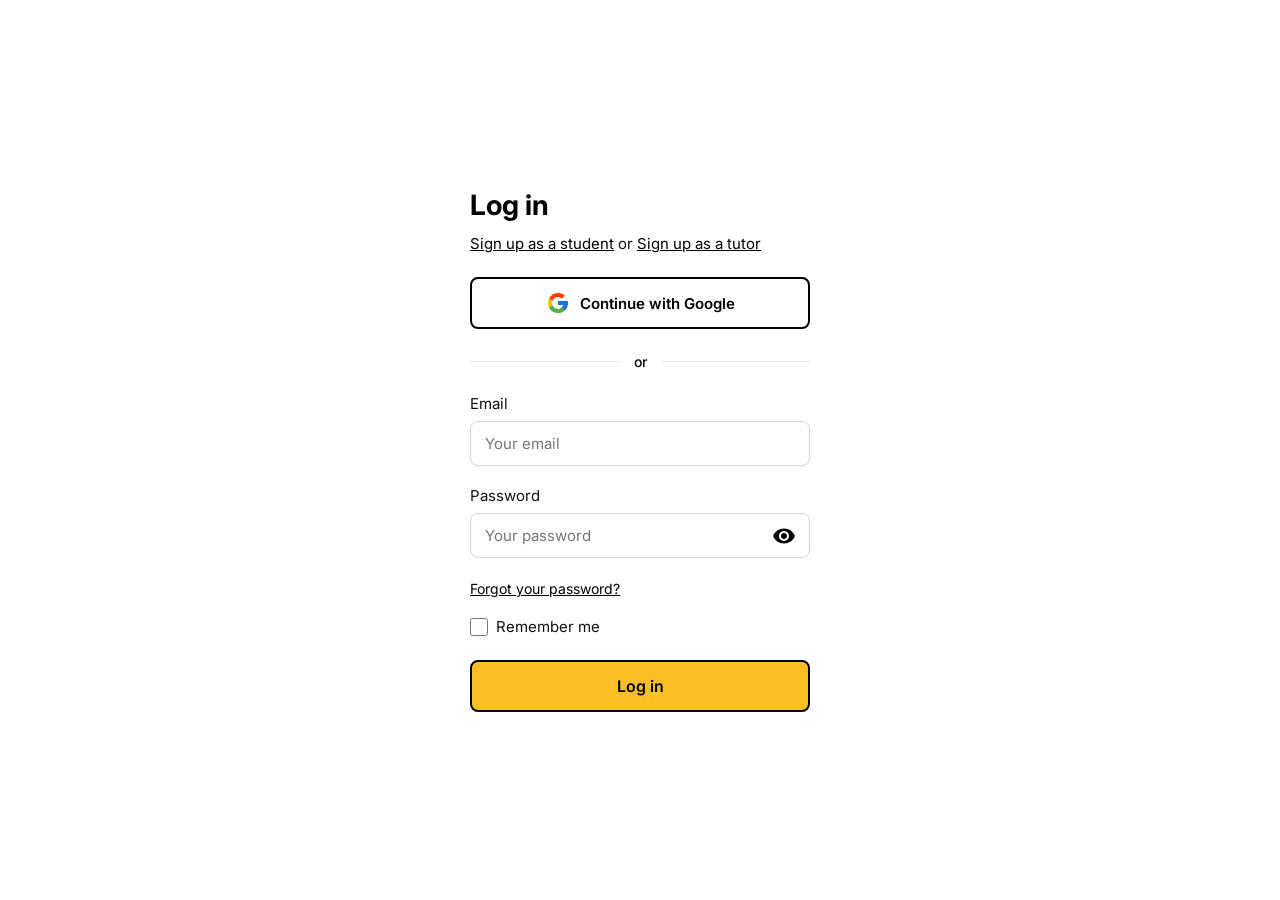
<file: index.html>
<!DOCTYPE html>
<html lang="id">
<head>
    <meta charset="UTF-8">
    <meta name="viewport" content="width=device-width, initial-scale=1.0">
    <title>Log in</title>
    
    <link href="https://fonts.googleapis.com/css2?family=Inter:wght@400;500;600;700&display=swap" rel="stylesheet">
    
    <link rel="stylesheet" href="style.css">
</head>
<body>

<div class="container">
    <h1 class="page-title">Log in</h1>
    
    <p class="signup-text">
        <a href="signup-student.html">Sign up as a student</a> or <a href="signup-tutor.html">Sign up as a tutor</a>
    </p>

    <button type="button" class="btn-google">
        <svg xmlns="http://www.w3.org/2000/svg" viewBox="0 0 48 48" width="24px" height="24px">
            <path fill="#FFC107" d="M43.611,20.083H42V20H24v8h11.303c-1.649,4.657-6.08,8-11.303,8c-6.627,0-12-5.373-12-12c0-6.627,5.373-12,12-12c3.059,0,5.842,1.154,7.961,3.039l5.657-5.657C34.046,6.053,29.268,4,24,4C12.955,4,4,12.955,4,24c0,11.045,8.955,20,20,20c11.045,0,20-8.955,20-20C44,22.659,43.862,21.35,43.611,20.083z"/>
            <path fill="#FF3D00" d="M6.306,14.691l6.571,4.819C14.655,15.108,18.961,12,24,12c3.059,0,5.842,1.154,7.961,3.039l5.657-5.657C34.046,6.053,29.268,4,24,4C16.318,4,9.656,8.337,6.306,14.691z"/>
            <path fill="#4CAF50" d="M24,44c5.166,0,9.86-1.977,13.409-5.192l-6.19-5.238C29.211,35.091,26.715,36,24,36c-5.202,0-9.619-3.317-11.283-7.946l-6.522,5.025C9.505,39.556,16.227,44,24,44z"/>
            <path fill="#1976D2" d="M43.611,20.083H42V20H24v8h11.303c-0.792,2.237-2.231,4.166-4.087,5.571c0.001-0.001,0.002-0.001,0.003-0.002l6.19,5.238C36.971,39.205,44,34,44,24C44,22.659,43.862,21.35,43.611,20.083z"/>
        </svg>
        Continue with Google
    </button>

    <div class="separator">
        <span>or</span>
    </div>

    <form id="myForm">
        
        <div class="form-group">
            <label for="email">Email</label>
            <input type="email" id="email" class="input-field" placeholder="Your email">
        </div>

        <div class="form-group">
            <label for="password">Password</label>
            <div class="password-box">
                <input type="password" id="password" class="input-field" placeholder="Your password">
                
                <button type="button" class="eye-icon" id="togglePassword">
                    <svg width="24" height="24" viewBox="0 0 24 24" fill="none" xmlns="http://www.w3.org/2000/svg">
                        <path d="M12 4.5C7 4.5 2.73 7.61 1 12C2.73 16.39 7 19.5 12 19.5C17 19.5 21.27 16.39 23 12C21.27 7.61 17 4.5 12 4.5ZM12 17C9.24 17 7 14.76 7 12C7 9.24 9.24 7 12 7C14.76 7 17 9.24 17 12C17 14.76 14.76 17 12 17ZM12 9C10.34 9 9 10.34 9 12C9 13.66 10.34 15 12 15C13.66 15 15 13.66 15 12C15 10.34 13.66 9 12 9Z" fill="black"/>
                    </svg>
                </button>
            </div>
        </div>

        <a href="#" class="forgot-link">Forgot your password?</a>

        <div class="remember-row">
            <input type="checkbox" id="remember">
            <label for="remember">Remember me</label>
        </div>

        <button type="submit" class="btn-login">Log in</button>

    </form>
</div>

<script src="script.js"></script>

</body>
</html>
</file>
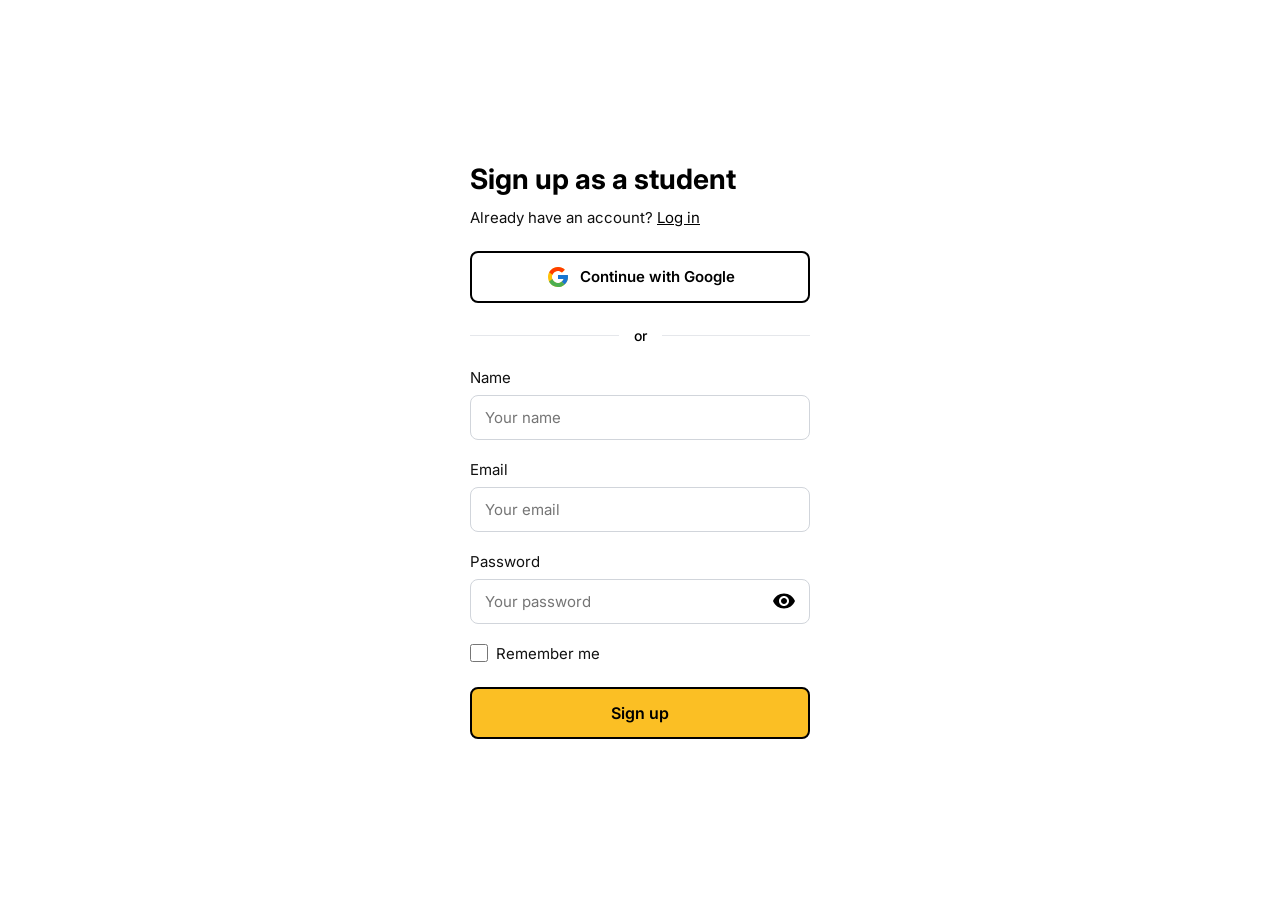
<file: signup-student.html>
<!DOCTYPE html>
<html lang="id">
<head>
    <meta charset="UTF-8">
    <meta name="viewport" content="width=device-width, initial-scale=1.0">
    <title>Sign up as a student</title>
    
    <link href="https://fonts.googleapis.com/css2?family=Inter:wght@400;500;600;700&display=swap" rel="stylesheet">
    
    <link rel="stylesheet" href="style.css">
</head>
<body>

<div class="container">
    <h1 class="page-title">Sign up as a student</h1>
    
    <p class="login-text">
        Already have an account? <a href="index.html">Log in</a>
    </p>

    <button type="button" class="btn-google">
        <svg xmlns="http://www.w3.org/2000/svg" viewBox="0 0 48 48" width="24px" height="24px">
            <path fill="#FFC107" d="M43.611,20.083H42V20H24v8h11.303c-1.649,4.657-6.08,8-11.303,8c-6.627,0-12-5.373-12-12c0-6.627,5.373-12,12-12c3.059,0,5.842,1.154,7.961,3.039l5.657-5.657C34.046,6.053,29.268,4,24,4C12.955,4,4,12.955,4,24c0,11.045,8.955,20,20,20c11.045,0,20-8.955,20-20C44,22.659,43.862,21.35,43.611,20.083z"/>
            <path fill="#FF3D00" d="M6.306,14.691l6.571,4.819C14.655,15.108,18.961,12,24,12c3.059,0,5.842,1.154,7.961,3.039l5.657-5.657C34.046,6.053,29.268,4,24,4C16.318,4,9.656,8.337,6.306,14.691z"/>
            <path fill="#4CAF50" d="M24,44c5.166,0,9.86-1.977,13.409-5.192l-6.19-5.238C29.211,35.091,26.715,36,24,36c-5.202,0-9.619-3.317-11.283-7.946l-6.522,5.025C9.505,39.556,16.227,44,24,44z"/>
            <path fill="#1976D2" d="M43.611,20.083H42V20H24v8h11.303c-0.792,2.237-2.231,4.166-4.087,5.571c0.001-0.001,0.002-0.001,0.003-0.002l6.19,5.238C36.971,39.205,44,34,44,24C44,22.659,43.862,21.35,43.611,20.083z"/>
        </svg>
        Continue with Google
    </button>

    <div class="separator">
        <span>or</span>
    </div>

    <form id="mySignupForm">
        
        <div class="form-group">
            <label for="name">Name</label>
            <input type="text" id="name" class="input-field" placeholder="Your name">
        </div>

        <div class="form-group">
            <label for="email">Email</label>
            <input type="email" id="email" class="input-field" placeholder="Your email">
        </div>

        <div class="form-group">
            <label for="password">Password</label>
            <div class="password-box">
                <input type="password" id="password" class="input-field" placeholder="Your password">
                
                <button type="button" class="eye-icon" id="togglePassword">
                    <svg width="24" height="24" viewBox="0 0 24 24" fill="none" xmlns="http://www.w3.org/2000/svg">
                        <path d="M12 4.5C7 4.5 2.73 7.61 1 12C2.73 16.39 7 19.5 12 19.5C17 19.5 21.27 16.39 23 12C21.27 7.61 17 4.5 12 4.5ZM12 17C9.24 17 7 14.76 7 12C7 9.24 9.24 7 12 7C14.76 7 17 9.24 17 12C17 14.76 14.76 17 12 17ZM12 9C10.34 9 9 10.34 9 12C9 13.66 10.34 15 12 15C13.66 15 15 13.66 15 12C15 10.34 13.66 9 12 9Z" fill="black"/>
                    </svg>
                </button>
            </div>
        </div>

        <div class="remember-row">
            <input type="checkbox" id="remember">
            <label for="remember">Remember me</label>
        </div>

        <button type="submit" class="btn-submit">Sign up</button>

    </form>
</div>

<script src="script.js"></script>

</body>
</html>
</file>
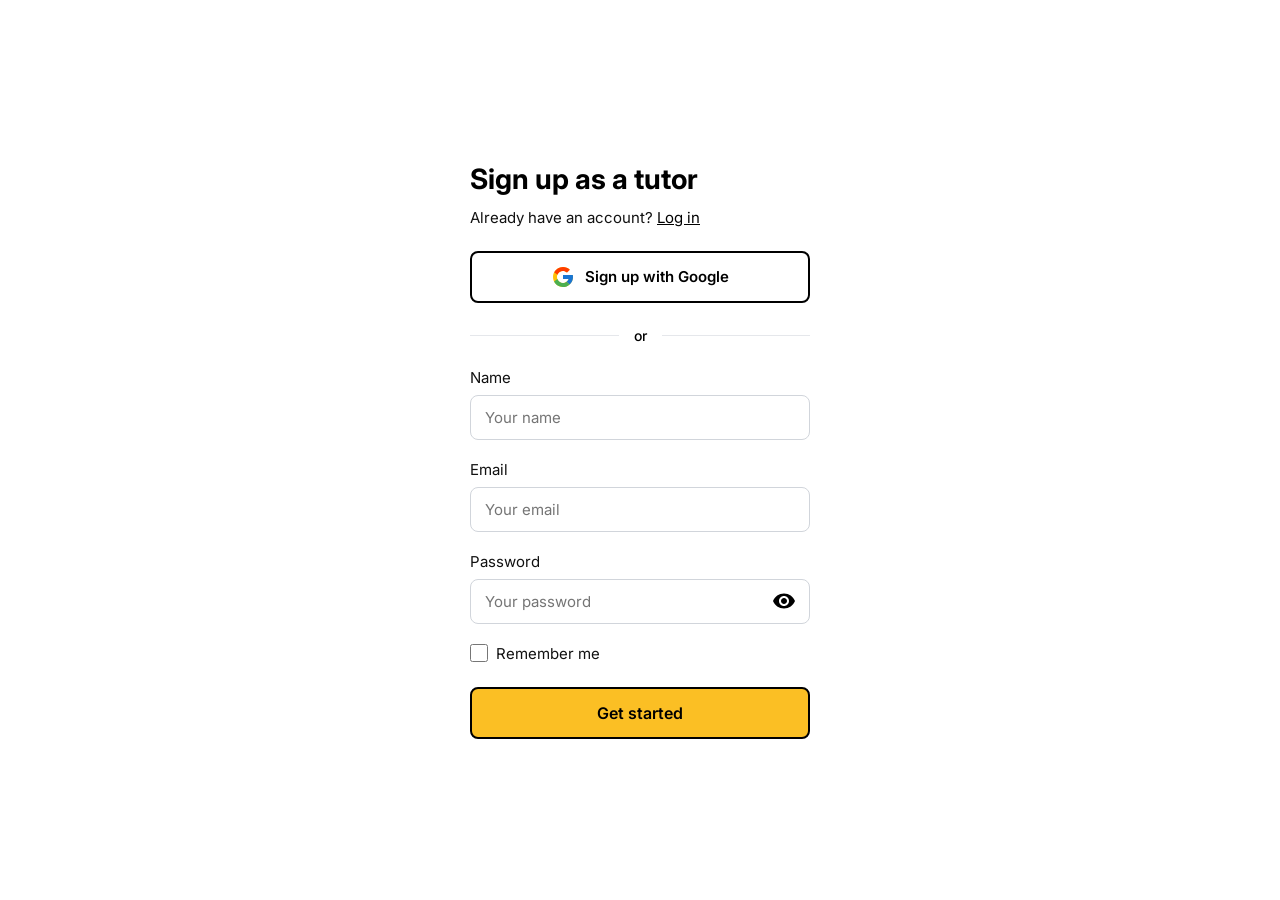
<file: signup-tutor.html>
<!DOCTYPE html>
<html lang="id">
<head>
    <meta charset="UTF-8">
    <meta name="viewport" content="width=device-width, initial-scale=1.0">
    <title>Sign up as a tutor</title>
    
    <link href="https://fonts.googleapis.com/css2?family=Inter:wght@400;500;600;700&display=swap" rel="stylesheet">
    
    <link rel="stylesheet" href="style.css">
</head>
<body>

<div class="container">
    <h1 class="page-title">Sign up as a tutor</h1>
    
    <p class="login-text">
        Already have an account? <a href="index.html">Log in</a>
    </p>

    <button type="button" class="btn-google">
        <svg xmlns="http://www.w3.org/2000/svg" viewBox="0 0 48 48" width="24px" height="24px">
            <path fill="#FFC107" d="M43.611,20.083H42V20H24v8h11.303c-1.649,4.657-6.08,8-11.303,8c-6.627,0-12-5.373-12-12c0-6.627,5.373-12,12-12c3.059,0,5.842,1.154,7.961,3.039l5.657-5.657C34.046,6.053,29.268,4,24,4C12.955,4,4,12.955,4,24c0,11.045,8.955,20,20,20c11.045,0,20-8.955,20-20C44,22.659,43.862,21.35,43.611,20.083z"/>
            <path fill="#FF3D00" d="M6.306,14.691l6.571,4.819C14.655,15.108,18.961,12,24,12c3.059,0,5.842,1.154,7.961,3.039l5.657-5.657C34.046,6.053,29.268,4,24,4C16.318,4,9.656,8.337,6.306,14.691z"/>
            <path fill="#4CAF50" d="M24,44c5.166,0,9.86-1.977,13.409-5.192l-6.19-5.238C29.211,35.091,26.715,36,24,36c-5.202,0-9.619-3.317-11.283-7.946l-6.522,5.025C9.505,39.556,16.227,44,24,44z"/>
            <path fill="#1976D2" d="M43.611,20.083H42V20H24v8h11.303c-0.792,2.237-2.231,4.166-4.087,5.571c0.001-0.001,0.002-0.001,0.003-0.002l6.19,5.238C36.971,39.205,44,34,44,24C44,22.659,43.862,21.35,43.611,20.083z"/>
        </svg>
        Sign up with Google
    </button>

    <div class="separator">
        <span>or</span>
    </div>

    <form id="myTutorForm">

         <div class="form-group">
            <label for="name">Name</label>
            <input type="text" id="name" class="input-field" placeholder="Your name">
        </div>
        
        <div class="form-group">
            <label for="email">Email</label>
            <input type="email" id="email" class="input-field" placeholder="Your email">
        </div>

        <div class="form-group">
            <label for="password">Password</label>
            <div class="password-box">
                <input type="password" id="password" class="input-field" placeholder="Your password">
                
                <button type="button" class="eye-icon" id="togglePassword">
                    <svg width="24" height="24" viewBox="0 0 24 24" fill="none" xmlns="http://www.w3.org/2000/svg">
                        <path d="M12 4.5C7 4.5 2.73 7.61 1 12C2.73 16.39 7 19.5 12 19.5C17 19.5 21.27 16.39 23 12C21.27 7.61 17 4.5 12 4.5ZM12 17C9.24 17 7 14.76 7 12C7 9.24 9.24 7 12 7C14.76 7 17 9.24 17 12C17 14.76 14.76 17 12 17ZM12 9C10.34 9 9 10.34 9 12C9 13.66 10.34 15 12 15C13.66 15 15 13.66 15 12C15 10.34 13.66 9 12 9Z" fill="black"/>
                    </svg>
                </button>
            </div>
        </div>

        <div class="remember-row">
            <input type="checkbox" id="remember">
            <label for="remember">Remember me</label>
        </div>

        <button type="submit" class="btn-submit">Get started</button>

    </form>
</div>

<script src="script.js"></script>

</body>
</html>
</file>
<file: style.css>
* {
    box-sizing: border-box;
    margin: 0;
    padding: 0;
    font-family: 'Inter', sans-serif;
}

body {
    display: flex;
    justify-content: center;
    align-items: center;
    min-height: 100vh;
    background-color: #ffffff;
}

.container {
    width: 100%;
    max-width: 380px;
    padding: 20px;
}

.page-title {
    font-size: 28px;
    font-weight: 700;
    margin-bottom: 12px;
    color: #000;
}

.signup-text {
    font-size: 15px;
    margin-bottom: 24px;
    color: #111;
}

.signup-text a {
    color: #000;
    text-decoration: underline;
}

.login-text {
    font-size: 15px;
    margin-bottom: 24px;
    color: #111;
}

.login-text a {
    color: #000;
    text-decoration: underline;
}

.btn-google {
    width: 100%;
    padding: 12px;
    background-color: #fff;
    color: #000;
    border: 2px solid #000;
    border-radius: 8px;
    font-size: 15px;
    font-weight: 600;
    cursor: pointer;
    display: flex;
    align-items: center;
    justify-content: center;
    gap: 10px; 
    margin-bottom: 24px;
}

.btn-google:hover {
    background-color: #f9fafb; 
}

.separator {
    display: flex;
    align-items: center;
    text-align: center;
    margin-bottom: 24px;
    color: #000;
    font-size: 14px;
    font-weight: 500;
}

.separator::before,
.separator::after {
    content: '';
    flex: 1;
    border-bottom: 1px solid #e5e7eb;
}

.separator span {
    padding: 0 15px;
}

.form-group {
    margin-bottom: 20px;
}

label {
    display: block;
    margin-bottom: 8px;
    font-size: 15px;
    color: #111;
}

.input-field {
    width: 100%;
    padding: 12px 14px;
    border: 1px solid #d1d5db;
    border-radius: 8px;
    font-size: 15px;
    outline: none;
}

.input-field:focus {
    border-color: #a1a1aa;
}

.password-box {
    position: relative;
}

.eye-icon {
    position: absolute;
    right: 14px;
    top: 50%;
    transform: translateY(-50%);
    cursor: pointer;
    background: none;
    border: none;
    display: flex;
    align-items: center;
}

.forgot-link {
    display: inline-block;
    margin-bottom: 20px;
    color: #000;
    text-decoration: underline;
    font-size: 14px;
}

.remember-row {
    display: flex;
    align-items: center;
    margin-bottom: 24px;
    gap: 8px;
}

.remember-row input[type="checkbox"] {
    width: 18px;
    height: 18px;
    accent-color: #000;
    cursor: pointer;
    border-radius: 4px;
}

.remember-row label {
    margin-bottom: 0;
    cursor: pointer;
    font-size: 15px;
}

.btn-login {
    width: 100%;
    padding: 14px;
    background-color: #FBBF24;
    color: #000;
    border: 2px solid #000;
    border-radius: 8px;
    font-size: 16px;
    font-weight: 600;
    cursor: pointer;
}

.btn-login:hover {
    opacity: 0.8;
}

.btn-submit {
    width: 100%;
    padding: 14px;
    background-color: #FBBF24;
    color: #000;
    border: 2px solid #000;
    border-radius: 8px;
    font-size: 16px;
    font-weight: 600;
    cursor: pointer;
}

.btn-submit:hover {
    opacity: 0.8;
}
</file>
